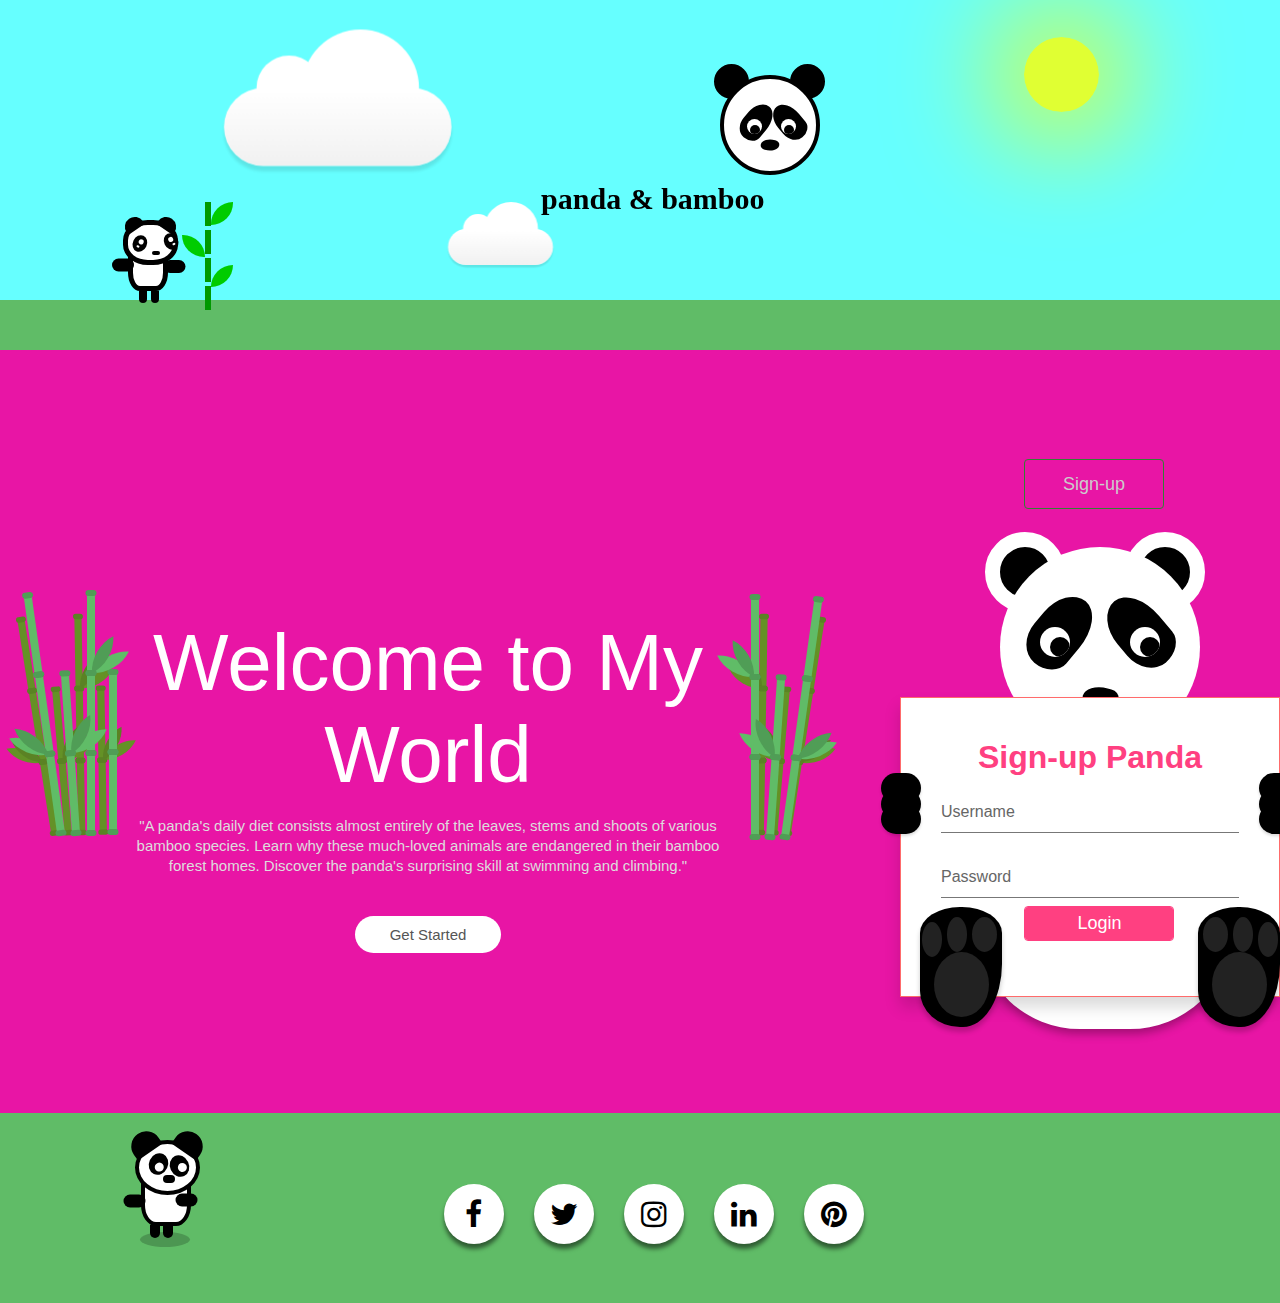
<file: act/index.html>
<html>
	<head> 
		<link rel="stylesheet" type="text/css" href="css/style.css">
	</head>
<header>
		<div class="sky-h">
			<div class="sun-h"></div>
		<div id="background-wrap-h">
		<div class="x1-h">
			<div class="cloud-h"></div>
		</div>
		<div class="x2-h">
			<div class="cloud-h"></div>
		</div>
		</div>
		</div>
		
	<div class="grass-h">
			<div class="body1-h">
				<div class="face-d-h">
					<div class="ear-left-h"></div>
					<div class="ear-right-h"></div>
				<div class="eye-right-h">
					<div class="d1-h"></div>
					<div class="d2-h"></div>
				</div>
				<div class="eye-left-h">
					<div class="d3-h"></div>
					<div class="d4-h"></div>
				</div>
					<div class="nose-d-h"></div>
				</div>
					<div class="hand-left-h"></div>
					<div class="hand-right-h"></div>
					<div class="leg-left-h"></div>
					<div class="leg-right-h"></div>
			</div>
			
        <div class="bamboo-h">
			<div class="s1-h">
				<div class="leaf1-h"></div>
				<div class="leaf2-h"></div>
				<div class="leaf3-h"></div>
			</div>
				<div class="s2-h"></div>
				<div class="s3-h"></div>
				<div class="s4-h"></div>
		</div>
	</div>
   
	<h2>panda & bamboo</h2>
		<div class = "panda-logo-h">
			<div class = "ear-h"></div>
        <div class = "face-h">
			<div class = "eye-shade-h"></div>
				<div class = "eye-white-h">
					<div class="shut-h">
						<span></span>
					</div>
			<div class = "eye-ball-h"></div>
				</div>
			<div class = "eye-shade-h rgt"></div>
				<div class = "eye-white-h rgt">
					<div class="shut-h">
						<span></span>
					</div>
			<div class = "eye-ball-h"></div>
				</div>
			<div class = " nose-h"></div>
			<div class = " mouth-h"></div>
		</div>
</header>
 <body>
    <div class ="msg-container">
	
  <div class="bamboo joint2 bamboo1">
    <div class="joint"></div>
    <div class="joint"></div>
  </div>
  <div class="bamboo-group bamboo-group1">
    <div class="bamboo">
      <div class="joint">
        <div class="leaf left left60 light"></div>
        <div class="leaf left left30"></div>
      </div>
      <div class="joint"></div>
      <div class="joint"></div>
    </div>
    <div class="bamboo">
      <div class="joint">
        <div class="leaf left left60 light"></div>
        <div class="leaf left left30"></div>
      </div>
      <div class="joint"></div>
    </div>
    <div class="bamboo">
      <div class="joint"></div>
      <div class="joint">
        <div class="leaf right right60 light"></div>
        <div class="leaf right right90"></div>
      </div>
      <div class="joint"></div>
    </div>
  </div>
  <div class="bamboo-group bamboo-group2">
    <div class="bamboo">
      <div class="joint">
        <div class="leaf left left60 light"></div>
        <div class="leaf left left30"></div>
      </div>
      <div class="joint"></div>
      <div class="joint"></div>
    </div>
    <div class="bamboo">
      <div class="joint">
        <div class="leaf left left60 light"></div>
        <div class="leaf left left30"></div>
      </div>
      <div class="joint"></div>
    </div>
    <div class="bamboo">
      <div class="joint"></div>
      <div class="joint">
        <div class="leaf right right60 light"></div>
        <div class="leaf right right90"></div>
      </div>
      <div class="joint"></div>
    </div>
  </div>
  <div class="bamboo-group bamboo-group3 dark">
    <div class="bamboo">
      <div class="joint">
        <div class="leaf left left60 light"></div>
        <div class="leaf left left30"></div>
      </div>
      <div class="joint"></div>
      <div class="joint"></div>
    </div>
    <div class="bamboo">
      <div class="joint">
        <div class="leaf left left60 light"></div>
        <div class="leaf left left30"></div>
      </div>
      <div class="joint"></div>
    </div>
    <div class="bamboo">
      <div class="joint"></div>
      <div class="joint">
        <div class="leaf right right60 light"></div>
        <div class="leaf right right90"></div>
      </div>
      <div class="joint"></div>
    </div>
  </div>
  <div class="bamboo-group bamboo-group4 dark">
    <div class="bamboo">
      <div class="joint">
        <div class="leaf left left60 light"></div>
        <div class="leaf left left30"></div>
      </div>
      <div class="joint"></div>
      <div class="joint"></div>
    </div>
    <div class="bamboo">
      <div class="joint"><div class="leaf left left60 light"></div><div class="leaf left left30"></div></div>
      <div class="joint"></div>
    </div>
    <div class="bamboo">
      <div class="joint"></div>
      <div class="joint"><div class="leaf right right60 light"></div><div class="leaf right right90"></div></div>
      <div class="joint"></div>
    </div>
    <div class="bamboo">
      <div class="joint"><div class="leaf left left60 light"></div><div class="leaf left left30"></div></div>
      <div class="joint"></div>
    </div>
  </div>
		<div class="msg-col">
			<h1> Welcome to My World</h1>
			<p>"A panda's daily diet consists almost entirely of the leaves, stems and shoots of various bamboo species. Learn why these much-loved animals are endangered in their bamboo forest homes. Discover the panda's surprising skill at swimming and climbing."</p>
			<a href="">Get Started</a>
		</div>
	</div>
   
   <div class="wrapper">
  <div class="btn1">
    <button type="button">Sign-up</button>
    </div>
</div>
		<div class = "panda">
			<div class = "ear"></div>
		<div class = "face">
			<div class = "eye-shade"></div>
        <div class = "eye-white">
            <div class="shut">
				<span></span>
			</div>
			<div class = "eye-ball"></div>
        </div>
			<div class = "eye-shade rgt"></div>
        <div class = "eye-white rgt">
			<div class="shut">
				<span></span>
			</div>
			<div class = "eye-ball"></div>
        </div>
			<div class = " nose"></div>
			<div class = " mouth"></div>
        </div>
			<div class = "body"></div>
        <div class = "foot">
            <div class = "finger"></div>
        </div>
        <div class = "foot rgt">
			<div class = "finger"></div>
        </div>
		</div>
		
		<form>
			<div class = "hand"></div>
			<div class = "hand rgt"></div>
        
        <h1>Sign-up Panda</h1>
			<div class ="form-group">
				<input required="required" class="form-control"/>
				<label class="form-label">Username</label>
			</div>
        <div class ="form-group">
			<input type="password" required="required" class="form-control"/>
				<label class="form-label">Password</label>
			<div><button class= "btn2">Login</button></div>
        </div>
		</form>
    </body>
	<footer>
			<ul class="circles">
                    <li></li>
                    <li></li>
                    <li></li>
                    <li></li>
                    <li></li>
                    <li></li>
                    <li></li>
                    <li></li>
                    <li></li>
                    <li></li>
            </ul>
      <div class ="panda-f">
        <div class="face-f">
          <div class ="ear-l"></div>
          <div class ="ear-r"></div>
          <div class ="eye-l">
            <div class="eye-ball-f">
            </div>
          </div>
          <div class ="eye-r">
            <div class="eye-ball-f">
            </div>
          </div>
          <div class="nose-f"></div>
        </div>
        <div class="hand-l"></div>
        <div class="hand-r"></div>
        <div class="leg-l"></div>
        <div class="leg-r"></div>
        <div class="shadow"></div>
      </div>
	  <div class="area" >

 <link href="https://stackpath.bootstrapcdn.com/font-awesome/4.7.0/css/font-awesome.min.css" rel ="stylesheet">
   
  <div class = "social-menu">
    <ul>
      <li><a href = "#"><i class="fa fa-facebook"></i></a> </li>
       <li><a href = "#"><i class="fa fa-twitter"></i></a> </li>
       <li><a href = "#"><i class="fa fa-instagram"></i></a> </li>
       <li><a href = "#"><i class="fa fa-linkedin"></i></a> </li>
       <li><a href = "#"><i class="fa fa-pinterest"></i></a> </li>
    </ul>
  </div>

	  </div >
    </footer>
</html>
</file>
<file: act/css/style.css>
header{
	height				: 200px;
	margin-top			: -9px;
	margin-left			: 0px;
	padding				: 5px 0;
	width				: 102%;
}

.sky-h {
	width				: 100%;
	height				: 0px;
	background-color	: #a9e4ff;
	transition			: 35s;
}
.sun-h {
	width				: 75px;
	height				: 75px;
	position			: relative;
	background			: rgba(255, 255, 0, 0.8);
	border-radius		: 50%;
	top					: 45px;
	left				: 80%;
	margin-right		: 100px;
	box-shadow			: 0px 0px 113px 23px rgb(255, 255, 0);
	z-index				: 1;
	transition			: 30s;
}
 /* ----------------------------- */

.body1-h{
            
    position			: relative;
    bottom				: 70px;
    left				: 10%;
    width				: 40px;
    height				: 61px;
    border-style		: solid;
    border-width		: 5px;
    border-color		: #000000;
    border-radius		: 30%;
    background-color	: #fff;
}
.face-d-h{
    position			:relative;
    bottom				:15px;
    right				:10px;
    border-style		:solid;
    border-width		: 5px;
    border-color		: #000000;
    width				:55px;
    height				:45px;
    border-radius		:45%;
    background-color	:#ffffff;
    animation-name		: wobble;
    animation-duration	: 1.5s;
    animation-iteration-count: infinite;
}
        @keyframes wobble{
            0%{
                transform:rotate(-20deg);

			}
            50%{
                transform: rotate(20deg);
            }
            100%{
                transform: rotate(-20deg);
            }
        }
.ear-left-h{
    width				: 20px;
    height				: 12.5px; 
    background-color	:#000000;
    transform			: rotate(145deg);
	border-radius		: 0 0 90px 90px;
    position			: relative;
    bottom				:7.5px;
    right				:5px;
}
.ear-right-h{
            width: 20px;
            height: 12.5px; 
            background-color:#000000;
            transform: rotate(-145deg);

             border-radius: 0 0 90px 90px;
             position: relative;
             bottom:20px;
             left:30px;
        }
        .eye-left-h{
            position: relative;
            width:14px;
            height:16.5px;
            background-color: #000000;
            border-radius: 50%;
            bottom:33.5px;
            left:36px;
            transform:rotate(-25deg);
        }
        .eye-right-h{
             position: relative;
            width:14px;
            height:16.5px;
            background-color: #000000;
            border-radius: 50%;
            bottom:15px;
            left:5px;
            transform:rotate(25deg);
        }
        .d1-h{
             width:5px;
            height:5px;
            top:4px;
            left:5px;
            border-radius:50%;
            background-color:#ffffff;
            position: relative;
        }
        .d2-h{
             width:2.5px;
            height:2.5px;
            top:5.5px;
            left:5px;
            border-radius:50%;
            background-color:#ffffff;
            position: relative;
        }
        .d3-h{
            width:5px;
            height:5px;
            top:4px;
            left:4.5px;
            border-radius:50%;
            background-color:#ffffff;
            position: relative;
        }
        .d4-h{
            width:2.5px;
            height:2.5px;
            top:5.5px;
            left:7px;
            border-radius:50%;
            background-color:#ffffff;
            position: relative;
        }
        .nose-d-h{
            width:7.5px;
            height:4px;
            border-radius: 15px;
            background-color: #000000;
            position: relative;
            bottom:32.5px;
            left:24px;
        }
        .hand-left-h{
            position:relative;
            width:12.5px;
            background-color: #000000;
            height:21.5px;
            border-radius:30px 30px 30px 30px;
            transform: rotate(90deg);
            bottom:26px;
            right:16.5px;
            animation-name: handsl;
            animation-duration: 1.5s;
            animation-iteration-count: infinite;
            }    
            @keyframes handsl{
                0%{
                    transform: rotate(150deg);
                }
                50%{
                    transform:rotate(90deg);
                }
                100%{
                    transform: rotate(150deg);
                }
            }
        .hand-right-h{
              position:relative;
            width:12.5px;
            background-color: #000000;
            height:21.5px;
            border-radius:30px 30px 30px 30px;
            transform: rotate(-90deg);
            bottom:46px;
            left:34.5px;
            animation-name: hands2;
            animation-duration: 1.5s;
            animation-iteration-count: infinite;
        }
        @keyframes hands2{
                0%{
                    transform: rotate(-150deg);
                }
                50%{
                    transform:rotate(-90deg);
                }
                100%{
                    transform: rotate(-150deg);
                }
            }
        .leg-left-h{
           position:relative;
            width:8.5px;
            background-color: #000000;
            height:12.5px;
            border-radius:00px 0px 30px 30px;
            
            bottom:32.5px;
            left:5.5px;
        }    
        .leg-right-h{
           position:relative;
            width:8.5px;
            background-color: #000000;
            height:12.5px;
            border-radius:00px 0px 30px 30px;
            
            bottom:45px;
            left:17.5px;
        }
        .grass-h{
            position: absolute;
            top:300px;
            background-color:#60bc67;
            width: 100%;
            height:50px;
        }
        .sky-h{
            position: absolute;
            background-color:#66ffff ;
            width:100%;
            height: 350px;
            animation-name: chnge;
            animation-duration:5s;
            animation-iteration-count: infinite;
        }
        .bamboo-h{
            position: relative;
            left:16%;
            bottom:160px;

        }
        .s1-h{
           position: relative;
            width:6px;
            height:24px;
            background-color:#009900;
            bottom:-1px;

        }
        .s2-h{
            position: relative;
            width:6px;
            height: 24px;
            background-color:#009900;
            bottom:-5px;
        }
        .s3-h{
          position: relative;
            width:6px;
            bottom:-9px;
            height: 24px;
            background-color:#009900;
        }
        .s4-h{
             position: relative;
            width:6px;
            height:24px;
            bottom:-12.5px;
            background-color:#009900;

        }
        .leaf1-h{
            position: relative;
               width:22.5px;
               height:22.5px;
              background-color:#00cc00;
              border-radius: 100px 0px; 
              left:6px;
              animation-name: lf;
              animation-duration: 1.5s;
              animation-iteration-count: infinite;
        }
        .leaf2-h{
             position: relative;
            width:22.5px; 
          height:22.5px;
              background-color:#00cc00;
              border-radius: 0px 100px 0px 100px; 
              top:10px;
              right:22.5px;
              animation-name: lff;
              animation-duration: 1.5s;
              animation-iteration-count: infinite;
              
        }
        .leaf3-h{
               position: relative;
            width: 22.5px; 
            height:22.5px;
              background-color:#00cc00;
              border-radius: 100px 0px;
              top:17.5px;
              left:6px;
              animation-name: lf;
              animation-duration: 1.5s;
              animation-iteration-count: infinite;
        }
        @keyframes lf{
            0%{
                transform: rotate(10deg);
            }
            50%{
                transform: rotate(0deg);
            }
            100%{
                transform: rotate(10deg);
            }
        }
        @keyframes lff{
            0%{
                transform: rotate(-10deg);
            }
            50%{
                transform: rotate(0deg);
            }
            100%{
                transform: rotate(-10deg);
            }
}
    
@-webkit-keyframes animateCloud {
    0% {
        margin-left: -1000px;
    }
    100% {
        margin-left: 100%;
    }
}

@-moz-keyframes animateCloud {
    0% {
        margin-left: -1000px;
    }
    100% {
        margin-left: 100%;
    }
}

@keyframes animateCloud {
    0% {
        margin-left: -1000px;
    }
    100% {
        margin-left: 100%;
    }
}


.x1-h {
	-webkit-animation: animateCloud 35s linear infinite;
	-moz-animation: animateCloud 35s linear infinite;
	animation: animateCloud 35s linear infinite;
	
	-webkit-transform: scale(0.65);
	-moz-transform: scale(0.65);
	transform: scale(0.65);
}

.x2-h {
	-webkit-animation: animateCloud 20s linear infinite;
	-moz-animation: animateCloud 20s linear infinite;
	animation: animateCloud 20s linear infinite;
	
	-webkit-transform: scale(0.3);
	-moz-transform: scale(0.3);
	transform: scale(0.3);
}

.x3-h {
	-webkit-animation: animateCloud 30s linear infinite;
	-moz-animation: animateCloud 30s linear infinite;
	animation: animateCloud 30s linear infinite;
	
	-webkit-transform: scale(0.5);
	-moz-transform: scale(0.5);
	transform: scale(0.5);
}

.x4-h {
	-webkit-animation: animateCloud 18s linear infinite;
	-moz-animation: animateCloud 18s linear infinite;
	animation: animateCloud 18s linear infinite;
	
	-webkit-transform: scale(0.4);
	-moz-transform: scale(0.4);
	transform: scale(0.4);
}

.x5-h {
	-webkit-animation: animateCloud 25s linear infinite;
	-moz-animation: animateCloud 25s linear infinite;
	animation: animateCloud 25s linear infinite;
	
	-webkit-transform: scale(0.55);
	-moz-transform: scale(0.55);
	transform: scale(0.55);
}



.cloud-h {
	background: #fff;
	background: -moz-linear-gradient(top,  #fff 5%, #f1f1f1 100%);
	background: -webkit-gradient(linear, left top, left bottom, color-stop(5%,#fff), color-stop(100%,#f1f1f1));
	background: -webkit-linear-gradient(top,  #fff 5%,#f1f1f1 100%);
	background: -o-linear-gradient(top,  #fff 5%,#f1f1f1 100%);
	background: -ms-linear-gradient(top,  #fff 5%,#f1f1f1 100%);
	background: linear-gradient(top,  #fff 5%,#f1f1f1 100%);
	filter: progid:DXImageTransform.Microsoft.gradient( startColorstr='#fff', endColorstr='#f1f1f1',GradientType=0 );
	
	-webkit-border-radius: 100px;
	-moz-border-radius: 100px;
	border-radius: 100px;
	
	-webkit-box-shadow: 0 8px 5px rgba(0, 0, 0, 0.1);
	-moz-box-shadow: 0 8px 5px rgba(0, 0, 0, 0.1);
	box-shadow: 0 8px 5px rgba(0, 0, 0, 0.1);

	height: 120px;
	position: relative;
	width: 350px;
}

.cloud-h:after, .cloud-h:before {
    background: #fff;
	content: '';
	position: absolute;
	z-indeX: -1;
}

.cloud-h:after {
	-webkit-border-radius: 100px;
	-moz-border-radius: 100px;
	border-radius: 100px;

	height: 100px;
	left: 50px;
	top: -50px;
	width: 100px;
}

.cloud-h:before {
	-webkit-border-radius: 200px;
	-moz-border-radius: 200px;
	border-radius: 200px;

	width: 180px;
	height: 180px;
	right: 50px;
	top: -90px;
}

/* ----------------------------- */
.panda-logo-h{
  position: absolute;
  top: 75px;
  left: 720px;
}
.face-h{
  width: 100px;
  height: 100px;
  background: #fff;
  border-radius: 50%;
  box-shadow: 0 10px 15px
    rgba(0,0,0,0,0.15);
  z-index: 50;
  border: 4px solid #000;
  position: relative;
}
.ear-h, .ear-h:after{
  position: absolute;
  width: 35px;
  height: 35px;
  background: #000;
  border: 11px solid #000;
  left: -6px;
  top: -11px;
  border-radius: 100%;
}
.ear-h:after{
  content: '';
  left: 65px;
}
.eye-shade-h{
  background: #000;
  width: 25px;
  height: 40px;
  margin: 5px;
  position: absolute;
  top: 18px;
  left:15px;
  transform: rotate(220deg);
  border-radius: 25px/20px 30px 35px 40px;
}
.eye-shade-h.rgt{
  transform: rotate(140deg);
  left: 48px;
}
.eye-white-h{
  position: absolute;
  width: 15px;
  height: 15px;
  background: #fff;
  left: 23px;
  top: 40px;
  border-radius: 100%;
  overflow: hidden;
  z-index: 500;
}
.eye-white-h.rgt{
  right: 20px;
  left: auto;
}
.eye-ball-h{
  position: absolute;
  width: 0px;
  height: 0px;
  left: 13px;
  top: 16px;
  max-width: 5px;
  max-height: 5px;
  transition: 0.1s;
}
.eye-ball-h:after{
  content: '';
  background: #000;
  width: 10px;
  height: 10px;
  right: 0px;
  position: absolute;
  bottom: 0px;
  border-radius: 100%;
}
.nose-h{
  position:absolute;
  width: 18px;
  height: 12px;
  bottom: 20px;
  background: #000;
  left: 0px;
  right: 0px;
  margin: auto;
  border-radius: 50px 20px/30px 15px;
  transform: rotate(15deg);
}
/* ----------------------------- */
h2{
  position: relative;
  margin: 190px;
	text-align:	center;
	font :	30px Rockwell, serif;
	font-weight:	bold;
	font-stretch:	condensed;
}
/* ----------------------------- */

*, *:after, *:before{
  box-sizing: border-box;
}
body{
  background: #e815a5;
  text-align: center;
  font-family: 'Roboto', sans-serif;
   height:200px;
    margin-top:-9px;
    margin-left:0px;
    padding:5px 0;
    width:100%;
}
.panda{
  position: relative;
  width: 200px;
  margin-top: 10px;
  margin-left: 1000px;
}
.face{
  width: 200px;
  height: 200px;
  background: #fff;
  border-radius: 50%;
  margin: 50px auto;
  box-shadow: 0 10px 15px
    rgba(0,0,0,0,0.15);
  z-index: 50;
  position: relative;
}
.ear, .ear:after{
  position: absolute;
  width: 80px;
  height: 80px;
  background: #000;
  z-index: 5;
  border: 15px solid #fff;
  left: -15px;
  top: -15px;
  border-radius: 100%;
}
.ear:after{
  content: '';
  left: 125px;
}
.eye-shade{
  background: #000;
  width: 50px;
  height: 80px;
  margin: 10px;
  position: absolute;
  top: 35px;
  left:25px;
  transform: rotate(220deg);
  border-radius: 25px/20px 30px 35px 40px;
}
.eye-shade.rgt{
  transform: rotate(140deg);
  left: 105px;
}
.eye-white{
  position: absolute;
  width: 30px;
  height: 30px;
  background: #fff;
  left: 40px;
  top: 80px;
  border-radius: 100%;
  overflow: hidden;
  z-index: 500;
}
.eye-white.rgt{
  right: 40px;
  left: auto;
}
.eye-ball-b{
  position: absolute;
  width: 0px;
  height: 0px;
  left: 25px;
  top: 30px;
  max-width: 10px;
  max-height: 10px;
  transition: 0.1s;
}
.eye-ball:after{
  content: '';
  background: #000;
  width: 20px;
  height: 20px;
  right: 0px;
  position: absolute;
  bottom: 0px;
  border-radius: 100%;
}
.shut{
  width: 30px;
  height: 30px;
  position: absolute;
}
.shut span{
  display: block; 
  width: 100%;
  height: 0%;
  background: #000;
  transition: .1s;
}
.eye-white:hover> .shut span{
  height: 100%;
}
.nose{
  position:absolute;
  width: 35px;
  height: 20px;
  bottom: 40px;
  background: #000;
  left: 0px;
  right: 0px;
  margin: auto;
  border-radius: 50px 20px/30px 15px;
  transform: rotate(15deg);
}
.body{
  background: #fff;
  width: 250px;
  height: 282px;
  position: absolute;
  top: 200px;
  left: -20px;
  border-radius: 100px 100px 100px 100px/126px 126px 96px 96px;
  box-shadow: 0 5px 10px rgba(0,0,0,0.3);
}
.hand,
.hand:after,
.hand:before{
  width: 40px;
  height: 30px;
  border-radius: 50px;
  background: #000;
  margin: 5px;
  box-shadow: 0 2px 3px rgba(0,0,0,0.15);
  position:absolute;
  top: 70px;
  left: -25px;
}
.hand:after,
.hand:before{
  content: '';
  left: -5px;
  top: 11px;
}
.hand:before{
  top: 26px;
}
.hand.rgt,
.rgt.hand:after,
.rgt.hand:before{
  left: auto;
  right:-25px;
}
.hand.rgt:after,.hand.rgt:before{
  left: auto;
  right: -5px;
}
.foot{
  top: 360px;
  left: -80px;
  position: absolute;
  background: #000;
  width: 82px;
  height: 120px;
  z-index: 2000;
  box-shadow: 0 5px 5px rgba(0,0,0,0.2);
  border-radius: 40px 40px 39px 40px/26px 26px 63px 36px;
}
.foot:after{
  content: '';
  width: 55px;
  height: 65px;
  background: #222;
  left: 0;
  bottom: 10px;
  right: 0;
  margin: auto;
  border-radius: 100%;
  position: absolute;
}
.foot .finger, .foot .finger:after,
.foot .finger:before{
  position: absolute;
  width: 25px;
  height: 35px;
  background: #222;
  border-radius: 100%;
  top: 10px;
  right: 5px;
}
.foot .finger:after, 
.foot .finger:before{
  content: '';
  right: 30px;
  width: 20px;
  top: 0;
}
.foot .finger:before{
  right: 55px;
  top: 5px;
}
.foot.rgt{
  left: auto;
  right: -80px;
}
.foot.rgt .finger, 
.foot.rgt .finger:after,
.foot.rgt .finger:before
{
  left: 5px;
  right: auto;
}
.foot.rgt .finger:after{
  left: 30px;
  right: auto;
}
.foot.rgt .finger:before{
  left: 55px;
  right: auto;
}
/* ----------------------------- */
form{
  display: none;
  max-width: 400px;
  padding: 20px 40px;
  background: #fff;
  height: 300px;
  display: block;
  z-index: 500;
  box-shadow: 0 10px 15px rgba(0,0,0,0.15);
  transition: 0.3s;
  transform: translateY(-100deg);
  border: 1px solid #ff6b6b;
  position: relative;
  top:-100px;
    margin-left: 900px;
}
h1{
  color: #ff4081;
}
.btn2{
  background: #fff;
  left: 28%;
  width: 150px;
  height: 35px;
  padding: 5px;
  border: 1px solid #ff4081;
  margin-top: 25px;
  cursor: pointer;
  transition: 0.1s;
  color: #fff;
  box-shadow: 0 50px #ff4081 inset;
}
.btn:hover{
  box-shadow: 0 0 #ff4081 inset;
  color: #ff4081;
  font-weight: 700;
}
.btn:focus{
  outline: none;-b
}
.form-group{
  position: relative;
  font-size: 16px;
  color: #666;
}
.form-group + .form-group{
  margin-top: 30px;
}
.form-group .form-label{
  position: absolute;
  z-index: 1;
  left: 0;
  top: 5px;
  transition: 0.3s;
}
.form-group .form-control{
  width: 100%;
  position: relative;
  z-index: 3;
  background: none;
  height: 35px;
  border: none;
  transition: 0.3s;
  border-bottom: 1px solid #777;
  color: #555;
  padding: 5px 0;
}
.form-group .form-control:invalid{
  outline: none;
}
.form-group .form-control:focus,
.form-group .form-control:valid{
  outline: none;
  box-shadow: 0 1px #ff4081;
  border-color: #ff4081;
}
.form-group .form-control:focus + .form-label,
.form-group .form-control:valid + .form-label{
  font-size: 12px;
  color: #ff4081;
  transform: translateY(-15px);
}
/* ----------------------------- */
.msg-container{
  width: 600px;
  height: 300px;
   position: relative;
  left: 10%;
  top: 300%;
  transform: translateY(-50%);
}
 .msg-col{
    width: 600px;
   height: 280px;
   }
.msg-col h1{
  color: #fff;
  font-size: 80px;
  font-weight: 100;
  margin: 10px 0;
}
.msg-col p{
  color: #ddd;
  font-size: 15px;
  line-height: 20px;
}
.msg-col a{
  display: inline-block;
  text-decoration: none;
  color: #555;
  background: #fff;
  font-size: 15px;
  padding:10px 35px;
  border-radius: 30px;
  margin-top: 25px;
}
/* ----------------------------- */
footer{
    height:170px;
    width:110%;
  position: relative;
}
.panda-f{
  position: absolute;
  top: 25%;
  left:10%;
  height: 70px;
  width: 50px;
  background-color: #fff;
  border: 4px solid #000;
  border-radius: 30%;
}
.face-f{
  position: relative;
  background-color: #fff;
  border: 4px solid #000;
  height: 55px;
  width: 65px;
  border-radius: 50%;
  bottom: 20px;
  right: 10px;
}
.ear-l, .ear-r{
  position: relative;
  background-color: #000;
  height: 22px;
  width: 30px;
  border-radius: 0px 0px 40px 40px;
}
.ear-l{
  transform: rotate(145deg);
  bottom: 12px;
  right: 10px;
}
.ear-r{
  transform: rotate(-145deg);
  left: 36px;
  bottom: 34px;
}
.eye-l, .eye-r{
  position: relative;
  background-color: #000;
  width: 19px;
  height: 22px;
  border-radius: 50%;
}
.eye-l{
  bottom: 35px;
  left: 10px;
  transform: rotate(25deg);
}
.eye-r{
  bottom: 55px;
  left: 31px;
  transform: rotate(-25deg);
}
.eye-ball-f{
  position: relative;
  background-color: #fff;
  top: 9px;
  left: 7px;
  width:9px;
  height: 9px;
  border-radius: 50%;
}
.nose-f{
  position: relative;
  height: 8px;
  width: 12px;
  background-color: #000;
  border-radius: 15px;
  bottom: 57px;
  left: 24px;
}
.hand-l, .hand-r{
  position: relative;
  width: 13px;
  height: 22px;
  background-color: #000;
  border-radius: 30px;
}
.hand-l{
  transform: rotate(90deg);
  bottom: 14px;
  right: 6px;
  animation: wave 2s infinite;
  transform-origin: top;
}
@keyframes wave{
  50%{
    transform: rotate(120deg);
  }
}
.hand-r{
  transform: rotate(-90deg);
  bottom: 48px;
  left: 35px;
}
.leg-l, .leg-r{
  position: relative;
  background-color: #000;
  width: 10px;
  height: 13px;
  border-radius: 0px 0px 30px 30px;
}
.leg-l{
  bottom: 34px;
  left: 5px;
}
.leg-r{
  bottom: 47px;
  left: 18px;
}
.shadow{
  position: relative;
  background-color: rgba(0,0,0,0.2);
  height: 15px;
  width: 50px;
  border-radius: 50%;
  bottom: 53px;
  right: 5px;
}
/*---------------*/

.area{
    background: #60bc67;  
    background: -webkit-linear-gradient(to left, #8f94fb, #4e54c8);  
    width: 100%;
    height:190px;
    
   
}

.circles{
    position: absolute;
    top: 0;
    left: 0;
    width: 100%;
    height: 100%;
    overflow: hidden;
}

.circles li{
    position: absolute;
    display: block;
    list-style: none;
    width: 20px;
    height: 20px;
    background: rgba(255, 255, 255, 0.2);
    animation: animate 25s linear infinite;
    bottom: -150px;
    
}

.circles li:nth-child(1){
    left: 25%;
    width: 80px;
    height: 80px;
    animation-delay: 0s;
}


.circles li:nth-child(2){
    left: 10%;
    width: 20px;
    height: 20px;
    animation-delay: 2s;
    animation-duration: 12s;
}

.circles li:nth-child(3){
    left: 70%;
    width: 20px;
    height: 20px;
    animation-delay: 4s;
}

.circles li:nth-child(4){
    left: 40%;
    width: 60px;
    height: 60px;
    animation-delay: 0s;
    animation-duration: 18s;
}

.circles li:nth-child(5){
    left: 65%;
    width: 20px;
    height: 20px;
    animation-delay: 0s;
}

.circles li:nth-child(6){
    left: 75%;
    width: 110px;
    height: 110px;
    animation-delay: 3s;
}

.circles li:nth-child(7){
    left: 35%;
    width: 150px;
    height: 150px;
    animation-delay: 7s;
}

.circles li:nth-child(8){
    left: 50%;
    width: 25px;
    height: 25px;
    animation-delay: 15s;
    animation-duration: 45s;
}

.circles li:nth-child(9){
    left: 20%;
    width: 15px;
    height: 15px;
    animation-delay: 2s;
    animation-duration: 35s;
}

.circles li:nth-child(10){
    left: 85%;
    width: 150px;
    height: 150px;
    animation-delay: 0s;
    animation-duration: 11s;
}



@keyframes animate {

    0%{
        transform: translateY(0) rotate(0deg);
        opacity: 1;
        border-radius: 0;
    }

    100%{
        transform: translateY(-1000px) rotate(720deg);
        opacity: 0;
        border-radius: 50%;
    }

}

/**/
.social-menu ul{
	position			: absolute;
	top					: 50%;
	left				:45%;
	transform			: translate(-50% ,-50%);
	display				: flex;
}
.social-menu ul li{
	list-style			: none;
	margin				: 0 15px;
}
.social-menu ul li .fa{
	font-size			: 30px;
	line-height			: 60px;
	transition			: .5s;
	color				: #000;
}
.social-menu ul li .fa:hover{
	color				: #fff;
	position			: relative;
}
.social-menu ul li a{
	display				: block;
	width				: 60px;
	height				: 60px;
	border-radius		: 50%;
	background-color	: #fff;
	text-align			: center;
	transition			: .5s;
	box-shadow			: 0 5px 4px rgba(0,0,0,.5);
}
.social-menu ul li a:hover{
	transform			: translate(0, -10px);
}
.social-menu ul li:nth-child(1) a:hover{
	background-color	: #3b5999;
	position			: relative;
}
.social-menu ul li:nth-child(2) a:hover{
	background-color	: #55acee;
}
.social-menu ul li:nth-child(3) a:hover{
	background-color	: #e4405f;
}
.social-menu ul li:nth-child(4) a:hover{
  background-color: #0077B5;
}
.social-menu ul li:nth-child(5) a:hover{
  background-color: #bd081c;
}
/**/
.bamboo {
  position: absolute;
  font-size: 0;
  width: 14px;
  box-sizing: border-box;
  transform-origin: 50% 100%;
}
.bamboo.joint2 {
  height: 166px;
}
.bamboo .joint {
  position: relative;
  background: #60BC67;
  width: calc(100% - 6px);
  height: 80px;
  margin: auto;
}
.bamboo .joint:first-child {
  margin-top: 3px;
}
.bamboo .joint:before, .bamboo .joint:after {
  position: absolute;
  content: ""; 
  width: calc(100% + 3px);
  height: 6px;
  border-radius: 3px;
  background: #509D56;
  left: 50%;
  transform: translate(-50%, -50%);
  z-index: 1;
}
.bamboo .joint:before {
  top: 0%;
}
.bamboo .joint:after {
  top: 100%;
}
.leaf {
  position: absolute;
  width: 21px;
  height: 43px;
  transform-origin: 50% 100%;
  bottom: 0;
}
.leaf:before {
  content: "";
  position: relative;
  display: block;
  width: 30px;
  height: 30px;
  border-radius: 100% 0;
  background: #509D56;
  top: 50%;
  left: 50%;
  transform: translate(-50%, -50%) rotate(-45deg);
}
.leaf.light:before {
  background: #60BC67;
}
.leaf.right {
  left: -5px;
  transform: rotate(45deg) scaleX(0.7);
}
.leaf.right30 {
  transform: rotate(30deg) scaleX(0.7);
}
.leaf.right60 {
  transform: rotate(60deg) scaleX(0.7);
}
.leaf.left {
  right: -5px;
}
.leaf.left30 {
  transform: rotate(-30deg) scaleX(0.7);
}
.leaf.left60 {
  transform: rotate(-60deg) scaleX(0.7);
}
.leaf.left90 {
  transform: rotate(-90deg) scaleX(0.7);
}

.hand .bamboo {
  bottom: -40px;
  right: 50%;
  transform: translate(-50%) rotate(-90deg);
  transform-origin: 50% calc(100% - 55px);
  overflow: hidden;
}

.bamboo1 {
  bottom: 50%;
  right: 85%;
  z-index: 0;
  transform: translate(-98px, 68px);
  z-index: 0;
}
.bamboo-group {
  position: absolute;
  bottom: 50%;
}
.bamboo-group .bamboo {
  bottom: 0;
}
.bamboo-group .bamboo:nth-child(1) {
  left: 0px;
  transform: rotate(0deg);
}
.bamboo-group .bamboo:nth-child(2) {
  left: 15px;
  transform: rotate(4deg);
}
.bamboo-group .bamboo:nth-child(3) {
  left: 30px;
  transform: rotate(8deg);
}

.bamboo-group1 {
  left: 85%;
  width: 80px;
  transform: translate(110px, 70px);
}
.bamboo-group2 {
  left: 1%;
  width: 80px;
  transform: translate(-116px, 66px) scaleX(-1);
}

.bamboo-group3 {
  left: 85%;
  width: 80px;
  transform: translate(112px, 66px) scale(0.9) rotate(1deg);
  z-index: -1;
}
.bamboo-group4 {
  left: 1%;
  width: 80px;
  transform: translate(-122px, 66px) scale(0.9) scaleX(-1) rotate(1deg);
  z-index: -1;
}

.bamboo-group4 .bamboo:nth-child(4) {
  left: -24px
}
.dark .joint:before, .dark .joint:after, .dark .leaf:before {
  background: #5b8224;
}
.dark .joint, .dark .leaf.light:before {
  background: #649126;
}

button{
  position: absolute;
  top: 51%;
  left: 80%;
}
button{
  background:none;
  color:#ccc;
  width: 140px;
  height:50px;
  border: 1px solid #338033;
  font-size: 18px;
  border-radius: 4px;
  transition: .1s;
  overflow: hidden;
}
button:focus{
  outline: none;
}
button:before{
  content:'';
  display: block;
  position: absolute;
  background: rgba(225,225,225,.5);
  width: 60px;
  height: 100%;
  left: 0;
  top: 0;
  opacity: .5s;
  filter: blur(30px);
  transform: translateX(-130px) skewX(-15deg);
}
button:after{
  content:'';
   display: block;
  position: absolute;
  background: rgba(225,225,225,.2);
  width: 30px;
  height: 100%;
  left: 30px;
  top:0;
  opacity:0;
  filter:blur(30px);
  transform: translate(-100px) scaleX(-15deg);
}
button:hover{
  background: #338033;
  cursor: pointer;
}
button:hover:before{
  transform: translateX(300px) skewX(-15deg);
  opacity: .6;
  transition: .7s;
}
button:hover:after{
  transform: translateX(300px) skewX(-15deg);
  opacity: 1;
  transition: .7s;
}
</file>
